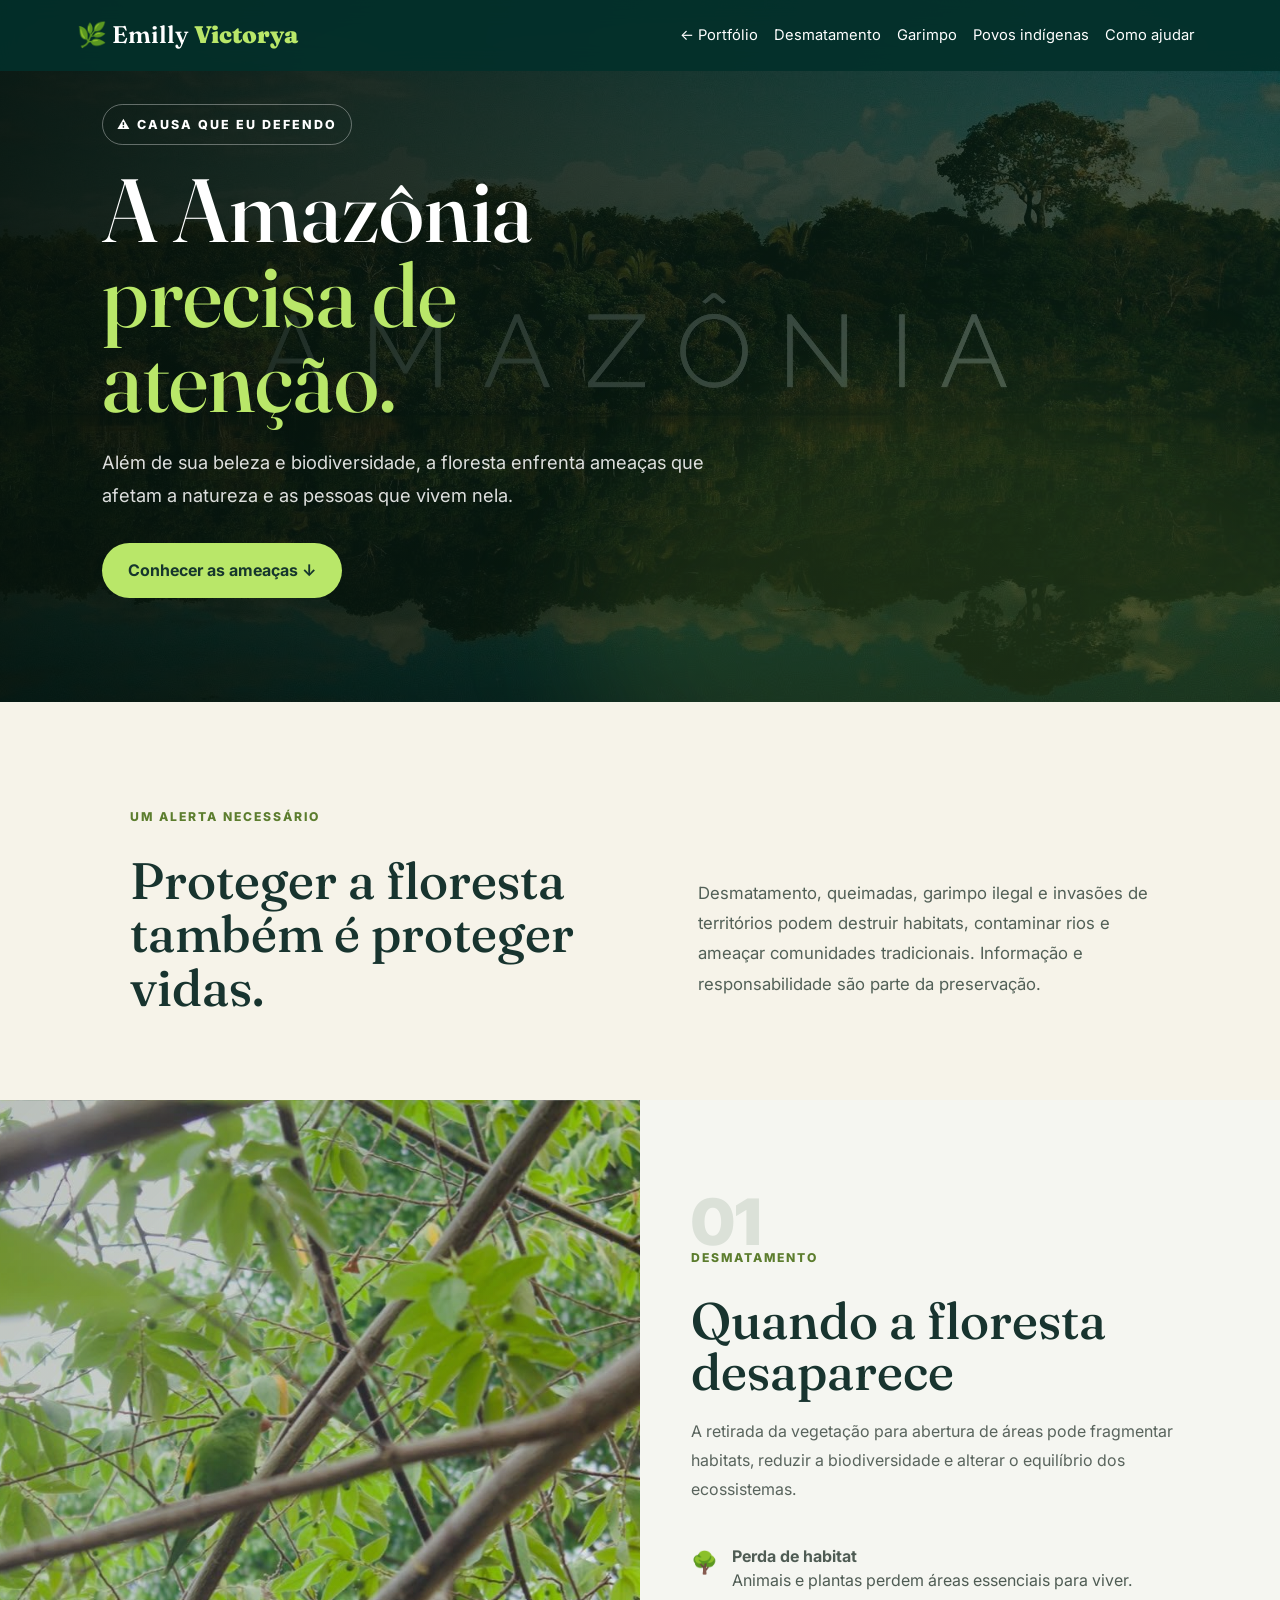
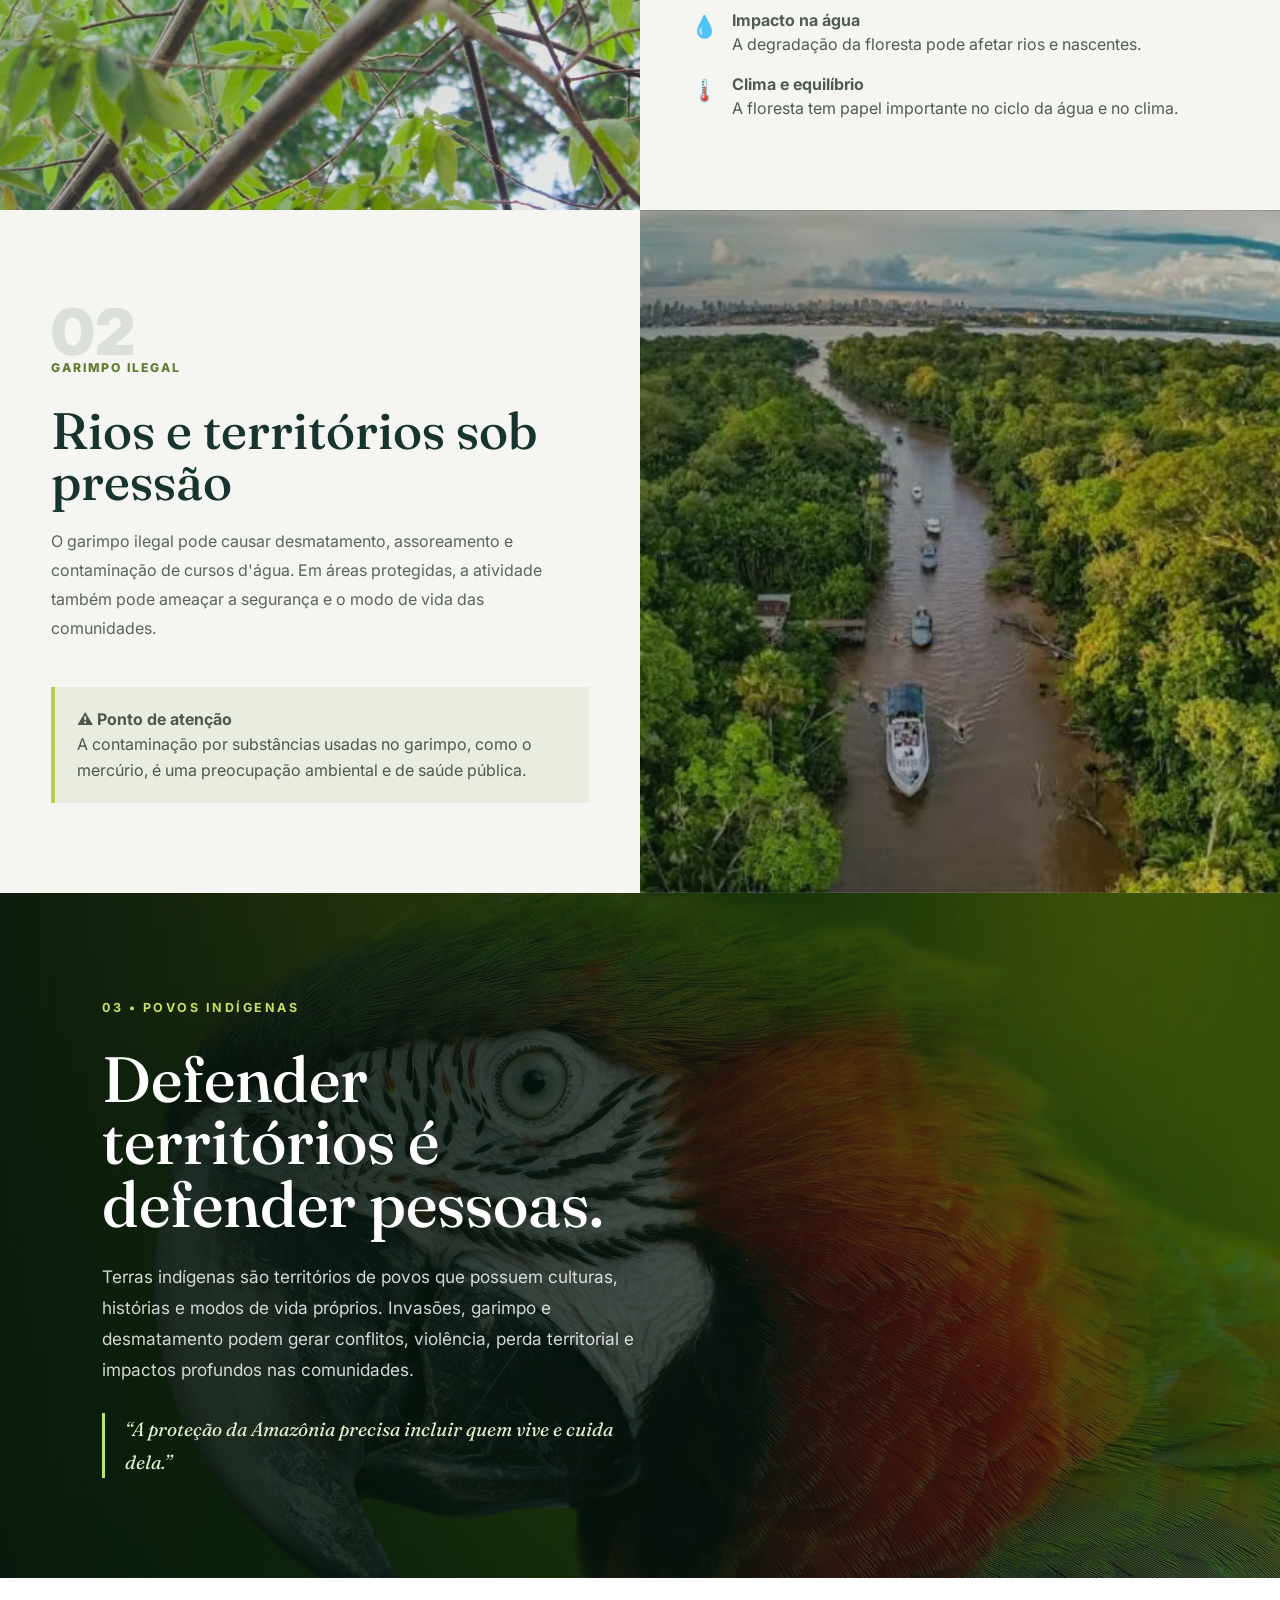
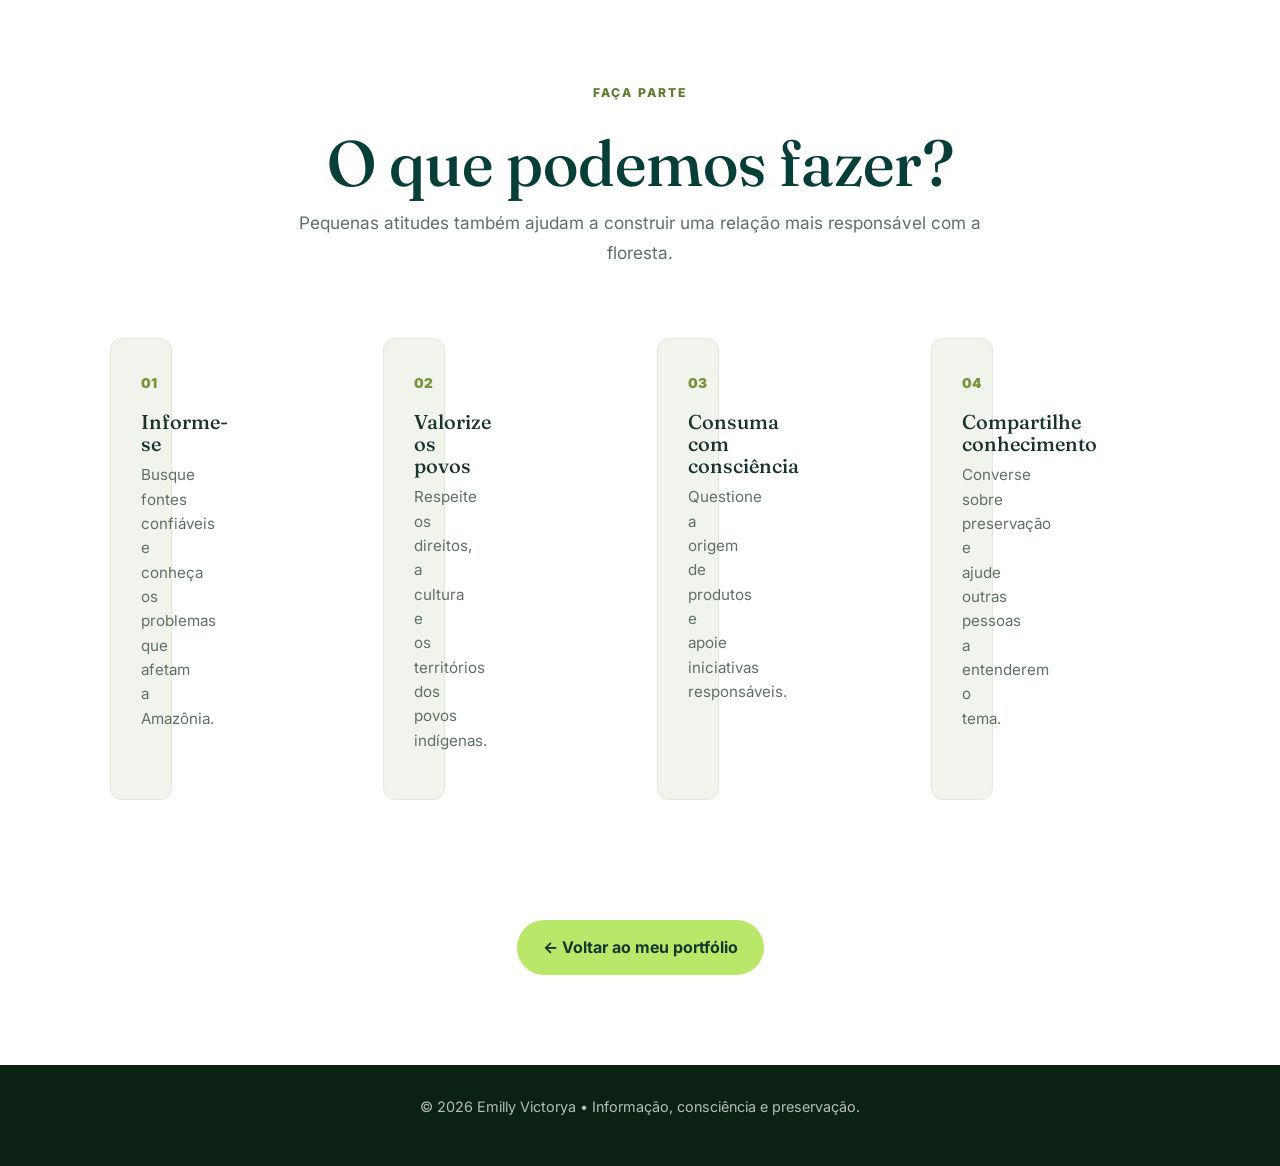
<file: alerta-amazonia.html>
<!DOCTYPE html>
<html lang="pt-BR">
<head>
  <meta charset="UTF-8">
  <meta name="viewport" content="width=device-width, initial-scale=1.0">
  <meta name="description" content="Pontos de atenção na Amazônia: desmatamento, garimpo ilegal e impactos sobre povos indígenas.">
  <meta name="theme-color" content="#063f38">
  <meta property="og:type" content="website">
  <meta property="og:title" content="Amazônia em Alerta | Emilly Victorya">
  <meta property="og:description" content="Desmatamento, garimpo ilegal e povos indígenas: pontos de atenção na Amazônia.">
  <meta property="og:image" content="img/hero.jpg">
  <link rel="icon" href="data:image/svg+xml,<svg xmlns=%22http://www.w3.org/2000/svg%22 viewBox=%220 0 100 100%22><text y=%22.9em%22 font-size=%2290%22>🌿</text></svg>">
  <title>Amazônia em Alerta | Emilly Victorya</title>
  <link rel="preconnect" href="https://fonts.googleapis.com">
  <link rel="preconnect" href="https://fonts.gstatic.com" crossorigin>
  <link href="https://fonts.googleapis.com/css2?family=Fraunces:wght@600;800&family=Inter:wght@400;500;700&display=swap" rel="stylesheet">
  <link rel="stylesheet" href="bootstrap/css/bootstrap.min.css">
  <link rel="stylesheet" href="css/style.css">
  <link rel="stylesheet" href="css/alerta.css">
</head>
<body>
<a class="skip-link" href="#conteudo">Pular para o conteúdo</a>
<header class="header">
<nav class="navbar navbar-expand-xl fixed-top header-nav" data-bs-theme="dark" aria-label="Navegação principal">
  <a class="brand navbar-brand" href="index.html"><span class="brand-mark">🌿</span> Emilly <b>Victorya</b></a>
  <button class="navbar-toggler border-0" type="button" data-bs-toggle="collapse" data-bs-target="#menu" aria-controls="menu" aria-expanded="false" aria-label="Abrir menu"><span class="navbar-toggler-icon"></span></button>
  <div class="collapse navbar-collapse justify-content-end" id="menu">
    <ul class="navbar-nav">
      <li class="nav-item"><a class="nav-link" href="index.html">← Portfólio</a></li>
      <li class="nav-item"><a class="nav-link" href="#desmatamento">Desmatamento</a></li>
      <li class="nav-item"><a class="nav-link" href="#garimpo">Garimpo</a></li>
      <li class="nav-item"><a class="nav-link" href="#povos">Povos indígenas</a></li>
      <li class="nav-item"><a class="nav-link" href="#acoes">Como ajudar</a></li>
    </ul>
  </div>
</nav>
</header>

<main id="conteudo">
  <section class="alert-hero">
    <div class="alert-overlay"></div>
    <div class="alert-hero-content">
      <span class="alert-label">⚠ CAUSA QUE EU DEFENDO</span>
      <h1>A Amazônia<br><span>precisa de atenção.</span></h1>
      <p>Além de sua beleza e biodiversidade, a floresta enfrenta ameaças que afetam a natureza e as pessoas que vivem nela.</p>
      <a class="cta" href="#desmatamento">Conhecer as ameaças ↓</a>
    </div>
  </section>

  <section class="warning-intro">
    <div>
      <span class="tag">UM ALERTA NECESSÁRIO</span>
      <h2>Proteger a floresta também é proteger vidas.</h2>
    </div>
    <p>Desmatamento, queimadas, garimpo ilegal e invasões de territórios podem destruir habitats, contaminar rios e ameaçar comunidades tradicionais. Informação e responsabilidade são parte da preservação.</p>
  </section>

  <section id="desmatamento" class="issue-section">
    <div class="issue-image image-forest"></div>
    <div class="issue-content">
      <span class="number">01</span>
      <span class="tag">DESMATAMENTO</span>
      <h2>Quando a floresta desaparece</h2>
      <p>A retirada da vegetação para abertura de áreas pode fragmentar habitats, reduzir a biodiversidade e alterar o equilíbrio dos ecossistemas.</p>
      <div class="impact-list">
        <div><strong>🌳</strong><span><b>Perda de habitat</b><br>Animais e plantas perdem áreas essenciais para viver.</span></div>
        <div><strong>💧</strong><span><b>Impacto na água</b><br>A degradação da floresta pode afetar rios e nascentes.</span></div>
        <div><strong>🌡️</strong><span><b>Clima e equilíbrio</b><br>A floresta tem papel importante no ciclo da água e no clima.</span></div>
      </div>
    </div>
  </section>

  <section id="garimpo" class="issue-section reverse">
    <div class="issue-image image-garimpo"></div>
    <div class="issue-content">
      <span class="number">02</span>
      <span class="tag">GARIMPO ILEGAL</span>
      <h2>Rios e territórios sob pressão</h2>
      <p>O garimpo ilegal pode causar desmatamento, assoreamento e contaminação de cursos d'água. Em áreas protegidas, a atividade também pode ameaçar a segurança e o modo de vida das comunidades.</p>
      <div class="danger-box"><b>⚠ Ponto de atenção</b><br>A contaminação por substâncias usadas no garimpo, como o mercúrio, é uma preocupação ambiental e de saúde pública.</div>
    </div>
  </section>

  <section id="povos" class="indigenous-section">
    <div class="indigenous-content">
      <span class="tag light">03 • POVOS INDÍGENAS</span>
      <h2>Defender territórios é defender pessoas.</h2>
      <p>Terras indígenas são territórios de povos que possuem culturas, histórias e modos de vida próprios. Invasões, garimpo e desmatamento podem gerar conflitos, violência, perda territorial e impactos profundos nas comunidades.</p>
      <blockquote>“A proteção da Amazônia precisa incluir quem vive e cuida dela.”</blockquote>
    </div>
  </section>

  <section id="acoes" class="actions-section">
    <div class="section-heading">
      <span class="tag">FAÇA PARTE</span>
      <h2>O que podemos fazer?</h2>
      <p>Pequenas atitudes também ajudam a construir uma relação mais responsável com a floresta.</p>
    </div>
    <div class="container"><div class="row g-3 actions-grid">
      <div class="col-12 col-sm-6 col-lg-3"><article class="h-100"><span>01</span><h3>Informe-se</h3><p>Busque fontes confiáveis e conheça os problemas que afetam a Amazônia.</p></article></div>
      <div class="col-12 col-sm-6 col-lg-3"><article class="h-100"><span>02</span><h3>Valorize os povos</h3><p>Respeite os direitos, a cultura e os territórios dos povos indígenas.</p></article></div>
      <div class="col-12 col-sm-6 col-lg-3"><article class="h-100"><span>03</span><h3>Consuma com consciência</h3><p>Questione a origem de produtos e apoie iniciativas responsáveis.</p></article></div>
      <div class="col-12 col-sm-6 col-lg-3"><article class="h-100"><span>04</span><h3>Compartilhe conhecimento</h3><p>Converse sobre preservação e ajude outras pessoas a entenderem o tema.</p></article></div>
    </div></div>
  </section>

  <section class="back-section">
    <a class="cta" href="index.html">← Voltar ao meu portfólio</a>
  </section>
</main>

<footer class="footer">
  <p>© 2026 Emilly Victorya • Informação, consciência e preservação.</p>
</footer>
<script src="bootstrap/js/bootstrap.bundle.min.js"></script>
<script src="js/script.js"></script>
</body>
</html>
</file>
<file: css/style.css>
/* ===== Portfólio Emilly Victorya — estilos principais ===== */
*{margin:0;padding:0;box-sizing:border-box}
:root{--green:#063f38;--green2:#0a6656;--mint:#dff3e9;--lime:#b9e769;--cream:#f6f3e9;--text:#18342f;--serif:'Fraunces',Georgia,serif}
html{scroll-behavior:smooth;scroll-padding-top:80px}
body{font-family:'Inter',Arial,sans-serif;color:var(--text);background:var(--cream);line-height:1.7}
img{max-width:100%}
h1,h2,h3{font-family:var(--serif);line-height:1.1}

/* Cabeçalho */
.header{position:fixed;inset:0 0 auto 0;min-height:72px;padding:10px 6%;display:flex;align-items:center;justify-content:space-between;background:rgba(3,48,43,.9);backdrop-filter:blur(12px);z-index:1000;transition:.3s}
.header.scrolled{box-shadow:0 6px 24px rgba(0,0,0,.25)}
.brand{color:#fff;text-decoration:none;font-family:var(--serif);font-size:1.5rem;font-weight:600}.brand b{color:var(--lime)}

/* Hero */
.hero{min-height:100vh;position:relative;display:flex;align-items:center;padding:120px 8% 80px;color:#fff;background:linear-gradient(95deg,rgba(2,30,26,.93) 25%,rgba(2,30,26,.35)),url(../img/arara-azul.jpg) center/cover}
.hero-content{max-width:720px}
.eyebrow,.tag{display:inline-block;letter-spacing:2.5px;font-weight:700;font-size:.78rem;color:var(--lime);margin-bottom:14px}
.hero h1{font-size:clamp(3.2rem,8vw,6.5rem);margin-bottom:14px}.hero h1 span{color:var(--lime)}
.typing-line{font-size:1.5rem;color:#fff;margin-bottom:12px}.typing-line strong{color:var(--lime)}
.cursor{color:var(--lime);animation:blink 1s steps(2) infinite}@keyframes blink{50%{opacity:0}}
.hero p{color:#e6f3ee;max-width:600px}
.hero-actions{margin-top:30px;display:flex;gap:14px;flex-wrap:wrap}
.cta{display:inline-block;background:var(--lime);color:#16362d;text-decoration:none;font-weight:700;padding:14px 26px;border-radius:30px;transition:.25s}
.cta:hover{transform:translateY(-3px);box-shadow:0 10px 25px rgba(0,0,0,.25)}
.cta-ghost{background:transparent;color:#fff;border:2px solid rgba(255,255,255,.6)}
.scroll-hint{position:absolute;bottom:26px;left:50%;color:#fff;text-decoration:none;font-size:1.6rem;animation:bounce 2s infinite}
@keyframes bounce{50%{transform:translateY(8px)}}

/* Seções */
.section{padding:100px 8%}.soft{background:var(--mint)}.dark{background:var(--green);color:#fff}
.section-heading{text-align:center;max-width:720px;margin:0 auto 48px}
.section-heading h2,.contact h2,.panel h2,.about h2{font-size:clamp(2.2rem,5vw,3.6rem);color:var(--green);margin-bottom:14px}
.section-heading p{color:#5c706a;font-size:1.08rem}
.dark .section-heading h2{color:#fff}.dark .section-heading p{color:#cce0d8}

/* Sobre */
.about{max-width:1050px;margin:auto}
.portrait{border-radius:24px;overflow:hidden;box-shadow:0 20px 50px rgba(4,54,45,.25);aspect-ratio:4/5;transform:rotate(-2deg);border:6px solid #fff}
.portrait img{width:100%;height:100%;object-fit:cover;display:block}
.about p{margin-bottom:14px;color:#3d544e}
.chips{display:flex;flex-wrap:wrap;gap:10px;list-style:none;margin:20px 0}
.chips li{background:#fff;border:1px solid #d5e6dc;padding:8px 16px;border-radius:30px;font-weight:500;font-size:.95rem}
.chips.light li{background:rgba(255,255,255,.12);border-color:rgba(255,255,255,.25);color:#fff}
.stats{margin-top:26px;background:var(--green);border-radius:18px;color:#fff;overflow:hidden}
.stats div{padding:20px 10px;text-align:center;border-right:1px solid rgba(255,255,255,.12)}.stats div:last-child{border:0}
.stats strong{display:block;font-family:var(--serif);font-size:2.4rem;color:var(--lime)}.stats span{font-size:.8rem}

/* Cards */
.uni-card{background:#fff;border-radius:20px;padding:30px 26px;box-shadow:0 12px 35px rgba(4,54,45,.09);transition:.3s;border:1px solid #e4ece6}
.uni-card:hover{transform:translateY(-8px);box-shadow:0 20px 40px rgba(4,54,45,.16)}
.icon{font-size:2.8rem;margin-bottom:12px}.uni-card h3{font-size:1.5rem;color:var(--green);margin-bottom:8px}.uni-card p{font-size:.95rem;color:#52675f}

/* Banner */
.banner{height:50vh;display:grid;place-items:center;text-align:center;padding:30px;background:linear-gradient(rgba(2,45,38,.55),rgba(2,45,38,.55)),url(../img/banner-fauna.jpg) center/cover fixed}
.banner p{color:#fff;font-family:var(--serif);font-weight:800;font-size:clamp(2rem,4.5vw,3.8rem);line-height:1.15;max-width:900px}

/* Galeria */
.filters{display:flex;justify-content:center;flex-wrap:wrap;gap:10px;margin-bottom:34px}
.filters button{font:inherit;font-weight:600;font-size:.9rem;padding:9px 20px;border-radius:30px;border:2px solid var(--green);background:transparent;color:var(--green);cursor:pointer;transition:.25s}
.filters button:hover,.filters button.active{background:var(--green);color:#fff}
.gallery-grid{max-width:1150px;margin:auto}
.section .container{max-width:1150px}
.gallery-item{width:100%;display:block;position:relative;border:0;padding:0;border-radius:18px;overflow:hidden;cursor:pointer;aspect-ratio:4/3;box-shadow:0 10px 25px rgba(3,63,52,.18);animation:pop .4s}
.gallery-item.hide{display:none}@keyframes pop{from{opacity:0;transform:scale(.95)}}
.gallery-item img{width:100%;height:100%;object-fit:cover;display:block;transition:.5s}
.gallery-item:hover img{transform:scale(1.08)}
.gallery-item span{position:absolute;inset:auto 0 0 0;padding:30px 16px 14px;background:linear-gradient(transparent,rgba(0,0,0,.75));color:#fff;text-align:left;font-weight:600;opacity:0;transform:translateY(8px);transition:.3s}
.gallery-item:hover span,.gallery-item:focus-visible span{opacity:1;transform:none}

/* Militar */
.step{padding:28px;border:1px solid rgba(255,255,255,.14);border-radius:18px;background:rgba(255,255,255,.05);transition:.3s}
.step:hover{background:rgba(255,255,255,.1);transform:translateY(-5px)}
.step span{color:var(--lime);font-weight:700}.step h3{font-size:1.5rem;margin:6px 0}.step p{color:#d0e3dd;font-size:.95rem}

/* Games + Família */
.duo{max-width:1100px;margin:auto}
.panel{padding:44px;border-radius:24px;color:#fff}
.panel h2{color:#fff;font-size:clamp(2rem,4vw,2.8rem)}
.game{background:linear-gradient(135deg,#0b1f1c,#0a6656)}
.family{background:linear-gradient(135deg,#8a5a2b,#c98b4b)}.family .tag{color:#fff3d6}
blockquote{border-left:3px solid var(--lime);margin:16px 0;padding-left:18px;font-family:var(--serif);font-style:italic;font-size:1.25rem}

/* Contato */
.contact{background:linear-gradient(135deg,#063f38,#0b6959);padding:100px 8%;color:#fff}
.contact-box{max-width:1050px;margin:auto}
.contact h2{color:#fff}.contact p{color:#d6e9e2}
.contact form{display:flex;flex-direction:column}
.contact label{font-weight:600;font-size:.9rem;margin:8px 0 5px}
.contact input,.contact textarea{font:inherit;padding:14px 15px;border:2px solid transparent;border-radius:10px;outline:none;background:#fff;color:var(--text)}
.contact input:focus,.contact textarea:focus{border-color:var(--lime)}
.contact input.invalid,.contact textarea.invalid{border-color:#ff8f8f}
.contact button{margin-top:14px;padding:14px;border:0;border-radius:10px;background:var(--lime);color:#17372e;font-weight:700;font-size:1rem;cursor:pointer;transition:.25s}
.contact button:hover{filter:brightness(1.08)}
#form-status{margin-top:10px;color:var(--lime);min-height:1.4em}

footer{background:#022b27;color:#b9d1c9;text-align:center;padding:28px 15px;font-size:.9rem}footer strong{color:#fff}.credit{font-size:.8rem;opacity:.7}

/* Lightbox */
.lightbox{position:fixed;inset:0;background:rgba(0,0,0,.93);z-index:2000;display:none;align-items:center;justify-content:center;padding:30px}
.lightbox.open{display:flex}.lightbox figure{text-align:center}
.lightbox img{max-width:84vw;max-height:78vh;border-radius:12px}
.lightbox figcaption{color:#fff;margin-top:14px;font-family:var(--serif);font-size:1.3rem}
.lb-close,.lb-nav{position:absolute;background:rgba(255,255,255,.12);border:0;color:#fff;cursor:pointer;border-radius:50%;width:48px;height:48px;font-size:2rem;line-height:1}
.lb-close{top:20px;right:24px}.lb-nav{top:50%}.prev{left:20px}.next{right:20px}.lb-nav:hover,.lb-close:hover{background:var(--lime);color:#111}

.to-top{position:fixed;right:22px;bottom:22px;width:46px;height:46px;border:0;border-radius:50%;background:var(--lime);color:#16362d;font-size:1.3rem;cursor:pointer;box-shadow:0 6px 18px rgba(0,0,0,.3);opacity:0;pointer-events:none;transition:.3s;z-index:900}
.to-top.show{opacity:1;pointer-events:auto}

/* Animação ao rolar */
.reveal{opacity:0;transform:translateY(30px);transition:opacity .7s,transform .7s}.reveal.visible{opacity:1;transform:none}
@media(prefers-reduced-motion:reduce){*{animation:none!important;transition:none!important}.reveal{opacity:1;transform:none}html{scroll-behavior:auto}}

/* Responsivo (a grade agora é do Bootstrap) */
@media(max-width:850px){.portrait{max-width:340px;margin:auto}.banner{background-attachment:scroll}}
@media(max-width:560px){.section{padding:70px 5%}.panel{padding:30px}.lb-nav{top:auto;bottom:20px}.hero{padding:110px 6% 70px}}

/* Menu (Bootstrap navbar) */
.header-nav{background:rgba(3,48,43,.9);backdrop-filter:blur(12px);padding:10px 6%;transition:.3s}
.header.scrolled .header-nav{box-shadow:0 6px 24px rgba(0,0,0,.25)}
.header .nav-link{color:#fff;padding:9px 14px;border-radius:30px;font-size:.92rem;transition:.25s}
.header .nav-link:hover,.header .nav-link.active{background:rgba(185,231,105,.18);color:var(--lime)}
.header .nav-alerta{border:1px solid rgba(255,255,255,.3)}
@media(max-width:1199px){.header .navbar-collapse{padding:8px 0 14px}}
.header{position:static;min-height:0;padding:0;background:none;backdrop-filter:none}
.form-control{padding:14px 15px}
.contact .form-label{margin:8px 0 5px}

/* Acessibilidade e detalhes finais */
.skip-link{position:absolute;left:-999px;top:8px;background:var(--lime);color:#16362d;padding:10px 16px;border-radius:8px;z-index:3000;font-weight:700;text-decoration:none}.skip-link:focus{left:8px}
:focus-visible{outline:3px solid var(--lime);outline-offset:3px}
.gallery-note{font-size:.85rem;color:#7a8a84;text-align:center;margin-top:26px}
</file>
<file: css/alerta.css>
/* Página Pontos de Atenção */
.alert-hero{min-height:78vh;position:relative;display:flex;align-items:center;background:linear-gradient(110deg,rgba(5,18,12,.96),rgba(12,39,25,.70)),url("../img/hero.jpg") center/cover;overflow:hidden}
.alert-hero:after{content:"";position:absolute;inset:auto -10% -25% 45%;height:70%;background:rgba(183,211,65,.10);filter:blur(60px);border-radius:50%}
.alert-hero-content{position:relative;z-index:1;max-width:850px;padding:90px 8%;color:#fff}
.alert-label{display:inline-block;border:1px solid rgba(255,255,255,.35);padding:9px 14px;border-radius:99px;font-size:.78rem;letter-spacing:2px;font-weight:800;margin-bottom:22px}
.alert-hero h1{font-size:clamp(3rem,7vw,6.5rem);line-height:.95;margin:0 0 24px}
.alert-hero h1 span{color:var(--lime)}
.alert-hero p{font-size:1.15rem;line-height:1.75;max-width:650px;color:rgba(255,255,255,.86);margin-bottom:32px}
.cta-alerta{margin-left:10px;background:#fff!important;color:#18351f!important}
.nav-alerta{border:1px solid rgba(255,255,255,.25);border-radius:8px!important;padding:9px 12px!important}
.warning-intro{display:grid;grid-template-columns:1.1fr 1fr;gap:70px;max-width:1200px;margin:auto;padding:100px 7% 85px;align-items:end}
.warning-intro h2{font-size:clamp(2rem,4vw,3.7rem);line-height:1.05;margin:12px 0 0}
.warning-intro p{line-height:1.8;color:#526057;font-size:1.05rem}
.issue-section{display:grid;grid-template-columns:1fr 1fr;min-height:650px;background:#f5f6f1}
.issue-section.reverse{direction:rtl}
.issue-section.reverse>*{direction:ltr}
.issue-image{min-height:520px;background-position:center;background-size:cover}
.image-forest{background-image:linear-gradient(135deg,rgba(10,35,18,.25),rgba(10,35,18,.05)),url("../img/folhagem.jpg")}
.image-garimpo{background-image:linear-gradient(135deg,rgba(18,26,17,.40),rgba(18,26,17,.12)),url("../img/rio-amazonia.jpg")}
.issue-content{padding:90px 8%;display:flex;flex-direction:column;justify-content:center}
.number{font-size:4rem;font-weight:900;line-height:1;color:rgba(35,72,43,.12);margin-bottom:-6px}
.issue-content .tag,.warning-intro .tag,.actions-section .tag{color:#5c7d2e;letter-spacing:2px;font-size:.76rem;font-weight:800}
.issue-content h2{font-size:clamp(2.2rem,4vw,4rem);line-height:1;margin:12px 0 20px}
.issue-content>p{color:#59645d;line-height:1.8;max-width:600px}
.impact-list{display:grid;gap:16px;margin-top:25px}
.impact-list>div{display:flex;gap:14px;align-items:flex-start}
.impact-list strong{font-size:1.35rem}
.impact-list span{color:#4f5c54;line-height:1.5}
.danger-box{margin-top:28px;padding:20px 22px;border-left:4px solid #b5cf4d;background:#e9eddf;color:#4d584f;line-height:1.6}
.indigenous-section{min-height:610px;background:linear-gradient(90deg,rgba(6,22,13,.95),rgba(6,22,13,.58)),url("../img/arara-vermelha.jpg") center/cover;display:flex;align-items:center;color:#fff}
.indigenous-content{max-width:760px;padding:100px 8%}
.tag.light{color:#c8df65}
.indigenous-content h2{font-size:clamp(2.5rem,5vw,5rem);line-height:.98;margin:15px 0 25px}
.indigenous-content p{font-size:1.08rem;line-height:1.8;color:rgba(255,255,255,.82)}
blockquote{border-left:3px solid var(--lime);margin:28px 0 0;padding-left:20px;font-size:1.2rem;font-style:italic;color:#e3eccb}
.actions-section{padding:100px 7%;background:#fff}
.actions-section .section-heading{text-align:center;max-width:750px;margin:0 auto 55px}
.actions-section .section-heading h2{font-size:clamp(2.3rem,5vw,4rem);margin:10px 0}
.actions-section .section-heading p{color:#617066;line-height:1.7}
.actions-grid{display:grid;grid-template-columns:repeat(4,1fr);gap:18px;max-width:1200px;margin:auto}
.actions-grid article{padding:30px;background:#f1f4ec;border-radius:12px;border:1px solid #e2e7dc}
.actions-grid article span{font-weight:900;font-size:.85rem;color:#77943b}
.actions-grid h3{font-size:1.25rem;margin:15px 0 8px}
.actions-grid p{color:#617066;line-height:1.6;font-size:.95rem}
.back-section{text-align:center;padding:20px 20px 90px;background:#fff}
.footer{padding:30px 7%;text-align:center;background:#0b2114;color:rgba(255,255,255,.7)}
@media(max-width:900px){
 .warning-intro,.issue-section{grid-template-columns:1fr}
 .issue-section.reverse{direction:ltr}
 .issue-image{min-height:360px}
 .issue-content{padding:65px 8%}
 .actions-grid{grid-template-columns:1fr 1fr}
 .cta-alerta{margin:10px 0 0;display:inline-block}
}
@media(max-width:600px){
 .actions-grid{grid-template-columns:1fr}
 .alert-hero-content{padding:70px 7%}
 .alert-hero{min-height:75vh}
 .warning-intro{gap:25px;padding-top:70px}
}
</file>
